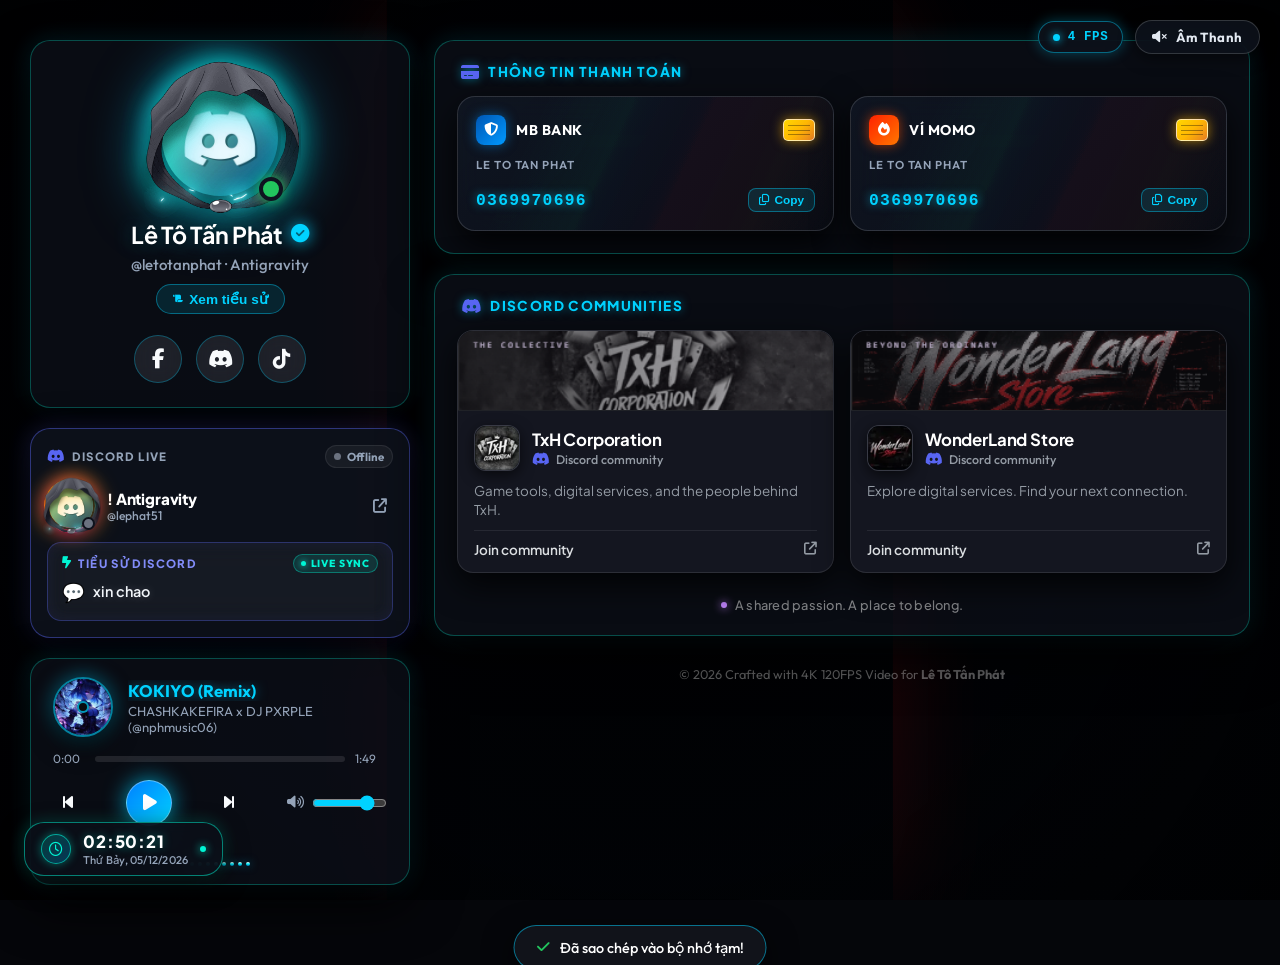
<file: index.html>
<!DOCTYPE html>
<html lang="vi">

<head>
  <meta charset="UTF-8">
  <meta name="viewport" content="width=device-width, initial-scale=1.0">
  <title>Lê Tô Tấn Phát - The Amazing Spider-Man 120FPS Profile</title>
  <link rel="preconnect" href="https://fonts.googleapis.com">
  <link rel="preconnect" href="https://fonts.gstatic.com" crossorigin>
  <link
    href="https://fonts.googleapis.com/css2?family=Cinzel:wght@600;700;800;900&family=Outfit:wght@300;400;500;600;700;800&family=Plus+Jakarta+Sans:wght@400;500;600;700&display=swap"
    rel="stylesheet">
  <link rel="stylesheet" href="https://cdnjs.cloudflare.com/ajax/libs/font-awesome/6.5.1/css/all.min.css">
  <link rel="stylesheet" href="style.css?v=5.0">
  <style>
    /* ========================================================
       DISCORD COMMUNITIES - ULTRA MODERN DISCORD CARDS
       ======================================================== */
    .discord-servers-section {
      display: flex !important;
      flex-direction: column !important;
      gap: 16px !important;
    }

    .community-cards-list {
      display: grid !important;
      grid-template-columns: repeat(2, 1fr) !important;
      gap: 16px !important;
      width: 100% !important;
    }

    .discord-community-card {
      display: flex !important;
      flex-direction: column !important;
      background: #14161f !important;
      background: linear-gradient(180deg, #181b26 0%, #12141c 100%) !important;
      border: 1px solid rgba(255, 255, 255, 0.1) !important;
      border-radius: 16px !important;
      overflow: hidden !important;
      text-decoration: none !important;
      color: #ffffff !important;
      position: relative !important;
      box-shadow: 0 10px 30px rgba(0, 0, 0, 0.75), 0 0 1px rgba(255, 255, 255, 0.2) inset !important;
      transition: all 0.25s cubic-bezier(0.16, 1, 0.3, 1) !important;
      transform-style: preserve-3d !important;
      cursor: pointer !important;
    }

    .discord-community-card:hover {
      border-color: rgba(88, 101, 242, 0.7) !important;
      box-shadow: 0 18px 45px rgba(0, 0, 0, 0.9), 0 0 25px rgba(88, 101, 242, 0.4) !important;
      transform: translateY(-4px) scale(1.015) !important;
    }

    .community-banner {
      position: relative !important;
      width: 100% !important;
      height: 80px !important;
      aspect-ratio: 314 / 76 !important;
      overflow: hidden !important;
      background: #0d0f15 !important;
      border-bottom: 1px solid rgba(255, 255, 255, 0.08) !important;
    }

    .community-banner::after {
      display: none !important;
    }

    .community-banner-img {
      width: 100% !important;
      height: 100% !important;
      object-fit: cover !important;
      object-position: center !important;
      display: block !important;
      transition: transform 0.45s cubic-bezier(0.16, 1, 0.3, 1) !important;
    }

    .discord-community-card:hover .community-banner-img {
      transform: scale(1.08) !important;
    }

    .community-badge-tag {
      position: absolute !important;
      top: 10px !important;
      left: 12px !important;
      z-index: 2 !important;
      font-family: 'Cinzel', 'Plus Jakarta Sans', monospace, sans-serif !important;
      font-size: 0.62rem !important;
      font-weight: 800 !important;
      letter-spacing: 0.14em !important;
      text-transform: uppercase !important;
      color: rgba(255, 255, 255, 0.88) !important;
      background: rgba(8, 10, 16, 0.65) !important;
      backdrop-filter: blur(8px) !important;
      -webkit-backdrop-filter: blur(8px) !important;
      padding: 3px 8px !important;
      border-radius: 6px !important;
      border: 1px solid rgba(255, 255, 255, 0.12) !important;
      text-shadow: 0 1px 4px rgba(0, 0, 0, 0.9) !important;
    }

    .community-body {
      padding: 14px 16px 14px !important;
      display: flex !important;
      flex-direction: column !important;
      gap: 10px !important;
      flex: 1 !important;
      text-decoration: none !important;
    }

    .community-profile {
      display: flex !important;
      align-items: center !important;
      gap: 12px !important;
    }

    .community-avatar-box {
      width: 46px !important;
      height: 46px !important;
      min-width: 46px !important;
      border-radius: 12px !important;
      overflow: hidden !important;
      background: #151824 !important;
      border: 1.5px solid rgba(255, 255, 255, 0.15) !important;
      box-shadow: 0 4px 14px rgba(0, 0, 0, 0.6) !important;
    }

    .community-avatar-img {
      width: 100% !important;
      height: 100% !important;
      object-fit: cover !important;
      display: block !important;
    }

    .community-info {
      display: flex !important;
      flex-direction: column !important;
      gap: 2px !important;
      min-width: 0 !important;
    }

    .community-title {
      font-family: 'Plus Jakarta Sans', sans-serif !important;
      font-size: 1.05rem !important;
      font-weight: 700 !important;
      color: #ffffff !important;
      margin: 0 !important;
      line-height: 1.25 !important;
      letter-spacing: -0.01em !important;
      text-decoration: none !important;
    }

    .community-sub {
      display: flex !important;
      align-items: center !important;
      gap: 6px !important;
      font-size: 0.78rem !important;
      color: #949ba4 !important;
      font-weight: 500 !important;
      text-decoration: none !important;
    }

    .community-sub i {
      color: #5865f2 !important;
      font-size: 0.88rem !important;
    }

    .community-description {
      font-family: 'Plus Jakarta Sans', sans-serif !important;
      font-size: 0.84rem !important;
      color: #949ba4 !important;
      line-height: 1.45 !important;
      margin: 0 !important;
      text-decoration: none !important;
    }

    .community-action-row {
      display: flex !important;
      align-items: center !important;
      justify-content: space-between !important;
      border-top: 1px solid rgba(255, 255, 255, 0.08) !important;
      padding-top: 10px !important;
      margin-top: auto !important;
      text-decoration: none !important;
    }

    .community-action-label {
      font-family: 'Plus Jakarta Sans', sans-serif !important;
      font-size: 0.84rem !important;
      font-weight: 600 !important;
      color: #dbdee1 !important;
      transition: color 0.2s ease !important;
      text-decoration: none !important;
    }

    .community-arrow {
      font-size: 0.8rem !important;
      color: #949ba4 !important;
      transition: transform 0.2s ease, color 0.2s ease !important;
    }

    .discord-community-card:hover .community-action-label {
      color: #ffffff !important;
    }

    .discord-community-card:hover .community-arrow {
      color: #00d2ff !important;
      transform: translate(2px, -2px) !important;
    }

    .community-quote-footer {
      display: flex !important;
      align-items: center !important;
      justify-content: center !important;
      gap: 8px !important;
      padding-top: 8px !important;
    }

    .community-quote-bullet {
      width: 6px !important;
      height: 6px !important;
      border-radius: 50% !important;
      background: #c084fc !important;
      box-shadow: 0 0 8px #c084fc !important;
    }

    .community-quote-text {
      font-family: 'Plus Jakarta Sans', monospace, sans-serif !important;
      font-size: 0.8rem !important;
      font-weight: 500 !important;
      color: rgba(255, 255, 255, 0.5) !important;
      letter-spacing: 0.02em !important;
    }

    /* Video Frame Adaptive Engine */
    .vertical-video-frame {
      position: absolute !important;
      top: 0 !important;
      left: 50% !important;
      transform: translateX(-50%) translateZ(0) !important;
      height: 100% !important;
      width: auto !important;
      aspect-ratio: 9 / 16 !important;
      max-width: 100vw !important;
      z-index: 2 !important;
      display: flex !important;
      justify-content: center !important;
      align-items: center !important;
      box-shadow: 0 0 100px rgba(255, 30, 30, 0.25) !important;
    }

    .dragon-video-bg {
      width: 100% !important;
      height: 100% !important;
      object-fit: cover !important;
      object-position: center !important;
      filter: brightness(1.04) contrast(1.18) saturate(1.15) !important;
      transform: translate3d(0, 0, 0) !important;
      backface-visibility: hidden !important;
      -webkit-backface-visibility: hidden !important;
      image-rendering: -webkit-optimize-contrast !important;
      image-rendering: high-quality !important;
    }

    @media (max-width: 768px) {
      .vertical-video-frame {
        width: 100vw !important;
        width: 100dvw !important;
        height: 100vh !important;
        height: 100dvh !important;
        aspect-ratio: auto !important;
        left: 0 !important;
        transform: none !important;
        box-shadow: none !important;
      }

      .community-cards-list {
        grid-template-columns: 1fr !important;
        gap: 14px !important;
      }
    }
  </style>
</head>

<body id="body-root">
  <!-- Red Eyes Shadow 3D Live Wallpaper 4K 120FPS -->
  <div class="video-background-wrapper">
    <!-- Ambient background mờ phủ toàn màn hình -->
    <video class="dragon-video-ambient" autoplay loop muted playsinline preload="auto">
      <source src="dragon-bg.mp4?v=red_eyes_3d" type="video/mp4">
    </video>
    <!-- Khung Video sắc nét ở giữa -->
    <div class="vertical-video-frame">
      <video class="dragon-video-bg" id="dragon-video" autoplay loop muted playsinline preload="auto">
        <source src="dragon-bg.mp4?v=red_eyes_3d" type="video/mp4">
      </video>
      <div class="vertical-frame-border"></div>
    </div>
    <div class="video-overlay"></div>
    <div class="vignette-overlay"></div>
  </div>

  <!-- Ultra 4K 120FPS 3D Cyber Particles & Floating Depth Field -->
  <canvas id="canvas-3d-particles" class="canvas-3d-particles"></canvas>

  <!-- Audio Element for TikTok Soundtrack (KOKIYO Remix) -->
  <audio id="real-audio" src="song-kokiyo.mp3" preload="auto" loop playsinline></audio>

  <!-- Quick Action Controls -->
  <div class="quick-controls">
    <div class="fps-badge" id="fps-badge" title="Tần số khung hình">
      <span class="fps-dot"></span>
      <span id="fps-text">120 FPS</span>
    </div>
    <button id="toggle-video-sound" class="dragon-action-btn" title="Bật / Tắt Tiếng Video">
      <i class="fa-solid fa-volume-xmark" id="sound-btn-icon"></i>
      <span id="sound-btn-text">Âm Thanh</span>
    </button>
  </div>

    <!-- Main Profile Card Container (Widescreen Horizontal Layout) -->
  <main class="container" id="main-container">
    <div class="widescreen-layout">
      <!-- Cột Trái (Sidebar): Thông Tin Cá Nhân & Trình Phát Nhạc -->
      <aside class="widescreen-sidebar">
        <!-- Thông Tin Cá Nhân -->
        <section class="glass-card profile-info-card" data-tilt="3d">
          <div class="card-3d-glare"></div>
          <header class="profile-header">
            <div class="avatar-wrapper">
              <div class="avatar-glow"></div>
              <div class="avatar-crop-box">
                <img src="avatar.png" alt="Avatar" class="avatar-img" id="avatar">
              </div>
              <img src="decoration-hood.png" alt="Discord Avatar Decoration" class="main-avatar-decoration" id="main-avatar-decoration">
              <span class="status-indicator online" title="Online"></span>
            </div>

            <div class="profile-details">
              <div class="name-row">
                <h1 class="user-name">Lê Tô Tấn Phát</h1>
                <span class="verified-badge" title="Đã xác minh">
                  <i class="fa-solid fa-circle-check"></i>
                </span>
              </div>
              <p class="user-handle">@letotanphat · Antigravity</p>
              <button class="bio-toggle-btn" id="open-bio-btn">
                <i class="fa-solid fa-scroll fa-2xs"></i> Xem tiểu sử
              </button>
            </div>

            <!-- Social Links (Facebook, Discord, TikTok) -->
            <nav class="social-links" aria-label="Mạng xã hội">
              <a href="https://www.facebook.com/tophat29052009?locale=vi_VN" target="_blank" rel="noopener"
                class="social-icon fb" title="Facebook">
                <i class="fa-brands fa-facebook-f"></i>
              </a>
              <a href="https://discord.com/users/1513183925793722505" target="_blank" rel="noopener"
                class="social-icon discord" title="Discord">
                <i class="fa-brands fa-discord"></i>
              </a>
              <a href="https://www.tiktok.com/@lephat209" target="_blank" rel="noopener" class="social-icon tiktok"
                title="TikTok">
                <i class="fa-brands fa-tiktok"></i>
              </a>
            </nav>
          </header>
        </section>

        <!-- Live Discord Lanyard Profile Card (Đồng bộ thời gian thực) -->
        <aside class="glass-card discord-lanyard-widget" id="discord-lanyard-widget" aria-label="Discord Live Profile" data-tilt="3d">
          <div class="card-3d-glare"></div>
          <div class="lanyard-top-bar">
            <div class="lanyard-brand">
              <i class="fa-brands fa-discord"></i>
              <span>DISCORD LIVE</span>
            </div>
            <div class="lanyard-status-pill" id="discord-status-pill">
              <span class="lanyard-status-dot offline" id="discord-status-dot"></span>
              <span class="lanyard-status-name" id="discord-status-name">Offline</span>
            </div>
          </div>

          <div class="lanyard-user-row">
            <div class="lanyard-avatar-container">
              <div class="lanyard-avatar-ring"></div>
              <img src="avatar.png" alt="Discord Avatar" class="lanyard-avatar-img" id="discord-avatar-img">
              <img src="decoration-hood.png" alt="Grim Reaper Hood Decoration" class="lanyard-avatar-decoration" id="discord-avatar-decoration">
              <span class="lanyard-status-badge offline" id="discord-status-badge"></span>
            </div>
            <div class="lanyard-user-info">
              <div class="lanyard-name-row">
                <span class="lanyard-display-name" id="discord-display-name">! Antigravity</span>
              </div>
              <span class="lanyard-username" id="discord-username">@lephat51</span>
            </div>
            <a href="https://discord.com/users/1513183925793722505" target="_blank" rel="noopener" class="lanyard-external-btn" title="Mở Discord cá nhân">
              <i class="fa-solid fa-arrow-up-right-from-square"></i>
            </a>
          </div>

          <!-- Live Discord Bio / Status (Tu dong cap nhat thoi gian thuc tu Discord) -->
          <div class="lanyard-live-bio-box" id="lanyard-live-bio-box">
            <div class="live-bio-header">
              <div class="live-bio-title">
                <i class="fa-solid fa-bolt-lightning"></i>
                <span>TIỂU SỬ DISCORD</span>
              </div>
              <span class="live-sync-indicator" title="Tự động đồng bộ thời gian thực">
                <span class="sync-dot"></span>
                <span>LIVE SYNC</span>
              </span>
            </div>
            <div class="live-bio-content" id="discord-live-bio-content">
              <span class="live-bio-emoji" id="discord-bio-emoji">💬</span>
              <p class="live-bio-text" id="discord-bio-text">xin chao</p>
            </div>
          </div>
        </aside>

        <!-- Music Player Card -->
        <section class="glass-card music-player" id="music-player" data-tilt="3d">
          <div class="card-3d-glare"></div>
          <div class="song-info-group">
            <div class="cover-art-wrapper">
              <img src="song-kokiyo-cover.jpg" alt="Cover" class="cover-art" id="track-cover">
              <div class="disc-hole"></div>
            </div>
            <div class="song-text">
              <h2 class="song-title" id="track-title">KOKIYO (Remix)</h2>
              <p class="song-artist" id="track-artist">CHASHKAKEFIRA x DJ PXRPLE (@nphmusic06)</p>
            </div>
          </div>

          <!-- Audio Progress -->
          <div class="player-progress-area">
            <span class="time" id="current-time">0:00</span>
            <div class="progress-bar-container" id="progress-container">
              <div class="progress-bar" id="progress-bar">
                <span class="progress-thumb"></span>
              </div>
            </div>
            <span class="time" id="duration-time">1:49</span>
          </div>

          <!-- Controls & Volume -->
          <div class="player-controls">
            <button class="ctrl-btn" id="prev-btn" title="Bài trước">
              <i class="fa-solid fa-backward-step"></i>
            </button>
            <button class="ctrl-btn play-btn" id="play-btn" title="Phát / Dừng Nhạc">
              <i class="fa-solid fa-play" id="play-icon"></i>
            </button>
            <button class="ctrl-btn" id="next-btn" title="Bài tiếp">
              <i class="fa-solid fa-forward-step"></i>
            </button>

            <div class="volume-container">
              <i class="fa-solid fa-volume-high" id="volume-icon"></i>
              <input type="range" id="volume-slider" min="0" max="1" step="0.05" value="0.8">
            </div>
          </div>

          <!-- Visualizer Bars -->
          <div class="visualizer" id="visualizer">
            <span class="bar"></span>
            <span class="bar"></span>
            <span class="bar"></span>
            <span class="bar"></span>
            <span class="bar"></span>
            <span class="bar"></span>
            <span class="bar"></span>
            <span class="bar"></span>
          </div>
        </section>
      </aside>

      <!-- Cột Phải (Main Content): Banking & Discord Communities -->
      <section class="widescreen-main">
        <!-- Payment & Banking Cards -->
        <div class="glass-card section-wrapper-card banking-section-card" data-tilt="3d">
          <div class="card-3d-glare"></div>
          <div class="section-title-row">
            <i class="fa-solid fa-credit-card"></i>
            <span>THÔNG TIN THANH TOÁN</span>
          </div>
          <div class="banking-grid">
            <!-- MB Bank -->
            <div class="glass-card bank-card mb-bank" data-tilt="3d" data-tilt-max="14">
              <div class="card-3d-glare"></div>
              <div class="bank-card-shine"></div>
              <div class="bank-top">
                <div class="bank-icon-badge mb-badge">
                  <i class="fa-solid fa-shield-halved"></i>
                </div>
                <span class="bank-name">MB BANK</span>
                <div class="bank-chip">
                  <span></span><span></span><span></span>
                </div>
              </div>
              <div class="bank-holder">LE TO TAN PHAT</div>
              <div class="bank-number-row">
                <span class="account-number" data-copy="0369970696">0369970696</span>
                <button class="copy-btn" data-copy="0369970696">
                  <i class="fa-regular fa-copy"></i>
                  <span>Copy</span>
                </button>
              </div>
            </div>

            <!-- Momo -->
            <div class="glass-card bank-card momo" data-tilt="3d" data-tilt-max="14">
              <div class="card-3d-glare"></div>
              <div class="bank-card-shine"></div>
              <div class="bank-top">
                <div class="bank-icon-badge momo-badge">
                  <i class="fa-solid fa-fire"></i>
                </div>
                <span class="bank-name">VÍ MOMO</span>
                <div class="bank-chip">
                  <span></span><span></span><span></span>
                </div>
              </div>
              <div class="bank-holder">LE TO TAN PHAT</div>
              <div class="bank-number-row">
                <span class="account-number" data-copy="0369970696">0369970696</span>
                <button class="copy-btn" data-copy="0369970696">
                  <i class="fa-regular fa-copy"></i>
                  <span>Copy</span>
                </button>
              </div>
            </div>
          </div>
        </div>

        <!-- Discord Communities Section (3 server hàng ngang sắc nét) -->
        <section class="glass-card section-wrapper-card discord-servers-section" id="discord-servers-section">
          <div class="card-3d-glare"></div>
          <div class="section-title-row">
            <i class="fa-brands fa-discord"></i>
            <span>DISCORD COMMUNITIES</span>
          </div>

          <div class="community-cards-list" style="display:grid; grid-template-columns:repeat(auto-fit, minmax(280px, 1fr)); gap:16px; width:100%;">
            <!-- Server 1: TxH Corporation -->
            <a href="https://discord.gg/" target="_blank" rel="noopener" class="discord-community-card" data-tilt="3d" data-tilt-max="10" style="text-decoration:none !important; color:#ffffff !important; display:flex !important; flex-direction:column !important; background:#141620 !important; border:1px solid rgba(255,255,255,0.1) !important; border-radius:16px !important; overflow:hidden !important; box-shadow:0 12px 32px rgba(0,0,0,0.8) !important;">
              <div class="card-3d-glare"></div>
              <div class="community-banner" style="position:relative; width:100%; height:80px; aspect-ratio:314/76; overflow:hidden; background:#0d0f15;">
                <img src="banner-txh.png" alt="TxH Corporation Banner" class="community-banner-img" style="width:100%; height:100%; object-fit:cover; display:block;">
              </div>
              <div class="community-body" style="padding:14px 16px 14px; display:flex; flex-direction:column; gap:10px; flex:1; text-decoration:none;">
                <div class="community-profile" style="display:flex; align-items:center; gap:12px;">
                  <div class="community-avatar-box" style="width:46px; height:46px; min-width:46px; border-radius:12px; overflow:hidden; border:1.5px solid rgba(255,255,255,0.15); background:#151824;">
                    <img src="icon-txh-sharp.png" alt="TxH Corporation" class="community-avatar-img" style="width:100%; height:100%; object-fit:cover; display:block;">
                  </div>
                  <div class="community-info" style="display:flex; flex-direction:column; gap:2px; min-width:0;">
                    <h3 class="community-title" style="margin:0; font-size:1.05rem; font-weight:700; color:#ffffff; text-decoration:none; line-height:1.25;">TxH Corporation</h3>
                    <div class="community-sub" style="display:flex; align-items:center; gap:6px; font-size:0.78rem; color:#949ba4; text-decoration:none;">
                      <i class="fa-brands fa-discord" style="color:#5865f2; font-size:0.88rem;"></i>
                      <span>Discord community</span>
                    </div>
                  </div>
                </div>
                <p class="community-description" style="margin:0; font-size:0.84rem; color:#949ba4; line-height:1.45; text-decoration:none;">Game tools, digital services, and the people behind TxH.</p>
                <div class="community-action-row" style="display:flex; align-items:center; justify-content:space-between; border-top:1px solid rgba(255,255,255,0.08); padding-top:10px; margin-top:auto; text-decoration:none;">
                  <span class="community-action-label" style="font-size:0.84rem; font-weight:600; color:#dbdee1; text-decoration:none;">Join community</span>
                  <i class="fa-solid fa-arrow-up-right-from-square community-arrow" style="font-size:0.8rem; color:#949ba4;"></i>
                </div>
              </div>
            </a>

            <!-- Server 2: WonderLand Store -->
            <a href="https://discord.gg/RcCabQNnr" target="_blank" rel="noopener" class="discord-community-card" data-tilt="3d" data-tilt-max="10" style="text-decoration:none !important; color:#ffffff !important; display:flex !important; flex-direction:column !important; background:#141620 !important; border:1px solid rgba(255,255,255,0.1) !important; border-radius:16px !important; overflow:hidden !important; box-shadow:0 12px 32px rgba(0,0,0,0.8) !important;">
              <div class="card-3d-glare"></div>
              <div class="community-banner" style="position:relative; width:100%; height:80px; aspect-ratio:314/76; overflow:hidden; background:#0d0f15;">
                <img src="banner-wonderland.png" alt="WonderLand Store Banner" class="community-banner-img" style="width:100%; height:100%; object-fit:cover; display:block;">
              </div>
              <div class="community-body" style="padding:14px 16px 14px; display:flex; flex-direction:column; gap:10px; flex:1; text-decoration:none;">
                <div class="community-profile" style="display:flex; align-items:center; gap:12px;">
                  <div class="community-avatar-box" style="width:46px; height:46px; min-width:46px; border-radius:12px; overflow:hidden; border:1.5px solid rgba(255,255,255,0.15); background:#151824;">
                    <img src="icon-wonderland-sharp.png" alt="WonderLand Store" class="community-avatar-img" style="width:100%; height:100%; object-fit:cover; display:block;">
                  </div>
                  <div class="community-info" style="display:flex; flex-direction:column; gap:2px; min-width:0;">
                    <h3 class="community-title" style="margin:0; font-size:1.05rem; font-weight:700; color:#ffffff; text-decoration:none; line-height:1.25;">WonderLand Store</h3>
                    <div class="community-sub" style="display:flex; align-items:center; gap:6px; font-size:0.78rem; color:#949ba4; text-decoration:none;">
                      <i class="fa-brands fa-discord" style="color:#5865f2; font-size:0.88rem;"></i>
                      <span>Discord community</span>
                    </div>
                  </div>
                </div>
                <p class="community-description" style="margin:0; font-size:0.84rem; color:#949ba4; line-height:1.45; text-decoration:none;">Explore digital services. Find your next connection.</p>
                <div class="community-action-row" style="display:flex; align-items:center; justify-content:space-between; border-top:1px solid rgba(255,255,255,0.08); padding-top:10px; margin-top:auto; text-decoration:none;">
                  <span class="community-action-label" style="font-size:0.84rem; font-weight:600; color:#dbdee1; text-decoration:none;">Join community</span>
                  <i class="fa-solid fa-arrow-up-right-from-square community-arrow" style="font-size:0.8rem; color:#949ba4;"></i>
                </div>
              </div>
            </a>
          </div>

          <!-- Trích dẫn triết lý cộng đồng như trong ảnh -->
          <div class="community-quote-footer" style="display:flex; align-items:center; justify-content:center; gap:8px; padding-top:10px;">
            <span class="community-quote-bullet" style="width:6px; height:6px; border-radius:50%; background:#c084fc; box-shadow:0 0 8px #c084fc;"></span>
            <span class="community-quote-text" style="font-family:'Plus Jakarta Sans', monospace, sans-serif; font-size:0.8rem; font-weight:500; color:rgba(255,255,255,0.55); letter-spacing:0.02em;">A shared passion. A place to belong.</span>
          </div>
        </section>

        <!-- Footer Copyright -->
        <footer class="footer">
          <p>© 2026 Crafted with 4K 120FPS Video for <b>Lê Tô Tấn Phát</b></p>
        </footer>
      </section>
    </div>
  </main>

  <!-- Modal Bio -->
  <div class="modal-backdrop" id="bio-modal">
    <div class="modal-card">
      <button class="close-modal-btn" id="close-bio-btn">&times;</button>
      <div class="modal-body" id="modal-bio-content">
        <p class="bio-statement">Soi gì vậy mấy con dog</p>
      </div>
    </div>
  </div>

  <!-- Toast Notification -->
  <div class="toast" id="toast">
    <i class="fa-solid fa-check"></i>
    <span>Đã sao chép vào bộ nhớ tạm!</span>
  </div>

  <!-- Live Real-Time Clock Badge (Góc dưới bên trái) -->
  <div class="live-clock-badge" id="live-clock-badge" title="Thời gian thực">
    <div class="clock-icon">
      <i class="fa-regular fa-clock"></i>
    </div>
    <div class="clock-info">
      <span class="clock-time" id="clock-time">00:00:00</span>
      <span class="clock-date" id="clock-date">Đang cập nhật...</span>
    </div>
    <span class="clock-dot"></span>
  </div>

  <script src="script.js?v=3.0"></script>
</body>

</html>
</file>
<file: style.css>
:root {
  --bg-dark: #05060a;
  --card-bg: rgba(12, 16, 26, 0.76);
  --card-border: rgba(0, 245, 212, 0.28);
  --card-border-hover: rgba(0, 210, 255, 0.85);
  --fire-orange: #ff7700;
  --fire-gold: #ffbe0b;
  --accent-cyan: #00d2ff;
  --accent-mint: #00f5d4;
  --text-main: #f8fafc;
  --text-muted: #94a3b8;
  --glass-shadow: 0 20px 50px rgba(0, 0, 0, 0.9), 0 0 25px rgba(0, 210, 255, 0.15);
}

* {
  margin: 0;
  padding: 0;
  box-sizing: border-box;
  -webkit-font-smoothing: antialiased;
  -moz-osx-font-smoothing: grayscale;
}

/* Zero-delay instant tap and active feedback */
a, button, .join-btn, .social-icon, .copy-btn, .bio-toggle-btn, .ctrl-btn, .server-card, .dragon-action-btn {
  touch-action: manipulation;
  -webkit-tap-highlight-color: transparent;
  user-select: none;
}

.social-icon:active,
.join-btn:active,
.copy-btn:active,
.bio-toggle-btn:active,
.server-card:active,
.dragon-action-btn:active,
.ctrl-btn:active {
  transform: scale(0.93) !important;
  transition: transform 0.05s ease-out !important;
}

html {
  overflow-x: hidden;
  scroll-behavior: smooth;
  width: 100%;
}

body {
  font-family: 'Outfit', 'Plus Jakarta Sans', sans-serif;
  background-color: var(--bg-dark);
  color: var(--text-main);
  min-height: 100vh;
  min-height: 100dvh;
  display: flex;
  justify-content: center;
  align-items: flex-start;
  overflow-x: hidden;
  position: relative;
  padding: 40px 20px 80px;
  text-rendering: optimizeLegibility;
  -webkit-font-smoothing: antialiased;
  -moz-osx-font-smoothing: grayscale;
}

img, video {
  image-rendering: -webkit-optimize-contrast;
  image-rendering: high-quality;
  -webkit-backface-visibility: hidden;
  backface-visibility: hidden;
}

/* ========================================================
   ULTRA 4K 120FPS 3D CYBER PARTICLES CANVAS
   ======================================================== */
.canvas-3d-particles {
  position: fixed;
  top: 0;
  left: 0;
  width: 100vw;
  height: 100vh;
  z-index: 4;
  pointer-events: none;
  opacity: 0.9;
}

/* ========================================================
   ULTRA SMOOTH 4K HARDWARE-ACCELERATED VIDEO ENGINE
   (PIXEL-PERFECT ADAPTIVE FOR PC & MOBILE)
   ======================================================== */
.video-background-wrapper {
  position: fixed;
  top: 0;
  left: 0;
  width: 100vw;
  width: 100dvw;
  height: 100vh;
  height: 100dvh;
  overflow: hidden;
  z-index: 1;
  pointer-events: none;
  background: #000000;
  transform: translate3d(0, 0, 0);
  will-change: transform;
}

/* Ambient video layer: Phủ toàn bộ màn hình ngang PC & tablet để lấp đầy ánh sáng neon 2 bên cánh */
.dragon-video-ambient {
  position: absolute;
  top: 0;
  left: 0;
  width: 100%;
  height: 100%;
  object-fit: cover;
  object-position: center;
  filter: blur(40px) brightness(0.35) saturate(1.35);
  transform: scale(1.08) translateZ(0);
  will-change: transform;
  z-index: 1;
}

/* Khung video trung tâm: Thích ứng tỉ lệ hoàn hảo không bị vỡ/lệch trên PC */
.vertical-video-frame {
  position: absolute;
  top: 0;
  left: 50%;
  transform: translateX(-50%) translateZ(0);
  height: 100%;
  width: auto;
  aspect-ratio: 9 / 16;
  max-width: 100vw;
  z-index: 2;
  display: flex;
  justify-content: center;
  align-items: center;
  box-shadow: 0 0 100px rgba(255, 30, 30, 0.25);
}

.dragon-video-bg {
  width: 100%;
  height: 100%;
  object-fit: cover;
  object-position: center;
  filter: brightness(1.04) contrast(1.18) saturate(1.15);
  transform: translate3d(0, 0, 0);
  will-change: transform;
  backface-visibility: hidden;
  -webkit-backface-visibility: hidden;
  image-rendering: -webkit-optimize-contrast;
  image-rendering: high-quality;
}

.video-overlay {
  position: absolute;
  inset: 0;
  background: radial-gradient(circle at 50% 35%, rgba(0, 0, 0, 0.12) 0%, rgba(2, 6, 14, 0.6) 100%);
  z-index: 3;
}

.vignette-overlay {
  position: absolute;
  inset: 0;
  background: radial-gradient(circle at 50% 50%, transparent 50%, rgba(0, 0, 0, 0.75) 100%);
  z-index: 3;
}

/* Quick Controls on top right */
.quick-controls {
  position: fixed;
  top: 20px;
  right: 20px;
  z-index: 30;
  display: flex;
  align-items: center;
  gap: 12px;
}

.fps-badge {
  background: rgba(14, 18, 28, 0.85);
  border: 1px solid rgba(0, 210, 255, 0.45);
  color: #00d2ff;
  font-size: 0.78rem;
  font-weight: 700;
  font-family: monospace;
  padding: 8px 14px;
  border-radius: 20px;
  backdrop-filter: blur(12px);
  display: flex;
  align-items: center;
  gap: 8px;
  box-shadow: 0 0 14px rgba(0, 210, 255, 0.3);
  letter-spacing: 0.05em;
  user-select: none;
}

.fps-dot {
  width: 7px;
  height: 7px;
  border-radius: 50%;
  background-color: #00d2ff;
  box-shadow: 0 0 8px #00d2ff;
  animation: pulseFpsDot 1.2s infinite alternate;
}

@keyframes pulseFpsDot {
  0% { transform: scale(0.85); opacity: 0.7; }
  100% { transform: scale(1.2); opacity: 1; }
}

.dragon-action-btn {
  background: rgba(14, 18, 28, 0.85);
  border: 1px solid rgba(255, 255, 255, 0.16);
  color: #e2e8f0;
  padding: 8px 16px;
  border-radius: 20px;
  font-family: 'Outfit', 'Plus Jakarta Sans', sans-serif;
  font-weight: 700;
  font-size: 0.82rem;
  letter-spacing: 0.04em;
  cursor: pointer;
  display: inline-flex;
  align-items: center;
  gap: 8px;
  backdrop-filter: blur(12px);
  -webkit-backdrop-filter: blur(12px);
  box-shadow: 0 4px 16px rgba(0, 0, 0, 0.5);
  transition: all 0.25s cubic-bezier(0.16, 1, 0.3, 1);
  outline: none !important;
  -webkit-tap-highlight-color: transparent !important;
}

.dragon-action-btn:hover {
  border-color: rgba(0, 210, 255, 0.5);
  color: #00d2ff;
  transform: translateY(-2px);
  box-shadow: 0 6px 20px rgba(0, 210, 255, 0.35);
}

.dragon-action-btn:active {
  transform: scale(0.96);
}

.dragon-action-btn.active {
  background: linear-gradient(135deg, #0080ff, #00d2ff);
  border-color: rgba(255, 255, 255, 0.5);
  color: #ffffff;
  box-shadow: 0 0 24px rgba(0, 210, 255, 0.7);
}

/* Main Profile Container (Widescreen Horizontal Layout) */
.container {
  position: relative;
  z-index: 10;
  width: 100%;
  max-width: 1220px;
  margin: 0 auto;
  padding: 0;
  animation: fadeInDown 0.8s cubic-bezier(0.16, 1, 0.3, 1) forwards;
  transform-style: preserve-3d;
}

.widescreen-layout {
  display: grid;
  grid-template-columns: 380px 1fr;
  gap: 24px;
  align-items: start;
  width: 100%;
  transform-style: preserve-3d;
}

.widescreen-sidebar,
.widescreen-main {
  display: flex;
  flex-direction: column;
  gap: 20px;
  transform-style: preserve-3d;
}

.profile-info-card {
  padding: 30px 22px 24px;
  display: flex;
  flex-direction: column;
  align-items: center;
}

.section-wrapper-card {
  padding: 22px;
  display: flex;
  flex-direction: column;
  gap: 16px;
}

/* Glass Card with True 3D Depth & Holographic Sheen */
.glass-card {
  background: var(--card-bg);
  backdrop-filter: blur(24px) saturate(180%) brightness(105%);
  -webkit-backdrop-filter: blur(24px) saturate(180%) brightness(105%);
  border: 1px solid var(--card-border);
  border-radius: 20px;
  box-shadow: var(--glass-shadow);
  transition: border-color 0.25s ease, box-shadow 0.25s ease;
  position: relative;
  overflow: hidden;
  transform-style: preserve-3d;
  will-change: transform;
}

.glass-card:hover {
  border-color: var(--card-border-hover);
  box-shadow: 0 24px 60px rgba(0, 0, 0, 0.95), 0 0 35px rgba(0, 210, 255, 0.45);
}

/* 3D Specular Light Glare Layer (Tracks Cursor In Real-Time) */
.card-3d-glare {
  position: absolute;
  inset: 0;
  border-radius: inherit;
  pointer-events: none !important;
  z-index: 1;
  opacity: 0;
  background: radial-gradient(circle at 50% 50%, rgba(255, 255, 255, 0.35) 0%, rgba(0, 245, 212, 0.15) 30%, transparent 65%);
  mix-blend-mode: overlay;
  transition: opacity 0.3s cubic-bezier(0.16, 1, 0.3, 1);
}

/* Profile Header */
.profile-header {
  position: relative;
  z-index: 10;
  display: flex;
  flex-direction: column;
  align-items: center;
  text-align: center;
  gap: 15px;
}

/* Avatar Frame with Dynamic Multi-layered Surrounding Aura */
.avatar-wrapper {
  position: relative;
  width: 134px;
  height: 134px;
  display: flex;
  justify-content: center;
  align-items: center;
  cursor: pointer;
  transition: transform 0.35s cubic-bezier(0.34, 1.56, 0.64, 1);
  transform: translateZ(48px);
  transform-style: preserve-3d;
}

.avatar-wrapper:hover {
  transform: translateZ(60px) scale(1.1);
}

/* Concentric expanding ripple shockwaves */
.avatar-pulse-wave {
  position: absolute;
  inset: -10px;
  border-radius: 50%;
  border: 2px solid rgba(0, 245, 212, 0.5);
  animation: avatarRipple 2.4s cubic-bezier(0.2, 0.8, 0.2, 1) infinite;
  pointer-events: none;
  z-index: 0;
}

@keyframes avatarRipple {
  0% {
    transform: scale(0.92);
    opacity: 0.9;
    border-color: rgba(0, 245, 212, 0.8);
    box-shadow: 0 0 12px rgba(0, 245, 212, 0.6);
  }
  50% {
    border-color: rgba(0, 187, 249, 0.6);
    box-shadow: 0 0 22px rgba(0, 187, 249, 0.5);
  }
  100% {
    transform: scale(1.4);
    opacity: 0;
    border-color: rgba(0, 245, 212, 0);
    box-shadow: 0 0 32px rgba(0, 245, 212, 0);
  }
}

/* 3D Orbital Gyroscope Sci-Fi Rings */
.avatar-gyro-ring {
  position: absolute;
  inset: -14px;
  border-radius: 50%;
  border: 1.5px dashed rgba(0, 245, 212, 0.85);
  box-shadow: 0 0 14px rgba(0, 245, 212, 0.7);
  pointer-events: none;
  animation: gyroSpin1 7s linear infinite;
  transform-style: preserve-3d;
  z-index: 0;
}

.avatar-gyro-ring-2 {
  position: absolute;
  inset: -22px;
  border-radius: 50%;
  border: 1.2px dotted rgba(255, 119, 0, 0.75);
  box-shadow: 0 0 12px rgba(255, 119, 0, 0.55);
  pointer-events: none;
  animation: gyroSpin2 10s linear infinite;
  transform-style: preserve-3d;
  z-index: 0;
}

@keyframes gyroSpin1 {
  0% { transform: rotateX(65deg) rotateY(20deg) rotateZ(0deg); }
  100% { transform: rotateX(65deg) rotateY(20deg) rotateZ(360deg); }
}

@keyframes gyroSpin2 {
  0% { transform: rotateX(-55deg) rotateY(45deg) rotateZ(360deg); }
  100% { transform: rotateX(-55deg) rotateY(45deg) rotateZ(0deg); }
}

/* Rotating Mint & Teal-Cyan Neon Aura Ring */
.avatar-magma-ring {
  position: absolute;
  inset: -5px;
  border-radius: 50%;
  background: conic-gradient(from 0deg, #00f5d4, #00bbf9, #0077b6, #38ef7d, #00f5d4);
  animation: rotateFireRing 3.5s linear infinite;
  filter: drop-shadow(0 0 16px rgba(0, 245, 212, 0.85)) drop-shadow(0 0 10px rgba(0, 187, 249, 0.7));
  z-index: 0;
}

/* Deep Pulsing Breathing Glow */
.avatar-glow {
  position: absolute;
  inset: -16px;
  border-radius: 50%;
  background: radial-gradient(circle, rgba(0, 245, 212, 0.35) 0%, rgba(88, 101, 242, 0.25) 50%, transparent 75%);
  animation: pulseDragonFlame 2.5s ease-in-out infinite alternate;
  filter: blur(6px);
  z-index: 0;
  pointer-events: none;
}

.avatar-crop-box {
  position: relative;
  z-index: 1;
  width: 122px;
  height: 122px;
  border-radius: 50%;
  overflow: hidden;
  border: 3.5px solid #0f1320;
  box-shadow: 0 10px 30px rgba(0, 0, 0, 0.9), 0 0 18px rgba(0, 245, 212, 0.3);
  background-color: #0f1320;
  display: flex;
  align-items: center;
  justify-content: center;
  transform: translateZ(15px);
}

.avatar-img {
  width: 100%;
  height: 100%;
  object-fit: cover;
  object-position: center;
  display: block;
}

.main-avatar-decoration {
  position: absolute;
  inset: -14px;
  width: calc(100% + 28px);
  height: calc(100% + 28px);
  pointer-events: none;
  z-index: 4;
  filter: drop-shadow(0 0 14px rgba(0, 245, 212, 0.85)) drop-shadow(0 0 25px rgba(0, 187, 249, 0.6));
  transform: translateZ(28px);
}

.status-indicator {
  position: absolute;
  bottom: 4px;
  right: 4px;
  width: 24px;
  height: 24px;
  border-radius: 50%;
  background: #22c55e;
  border: 4px solid #0f1320;
  z-index: 5;
  box-shadow: 0 0 12px #22c55e;
  transform: translateZ(35px);
}

/* Profile Details */
.profile-details {
  display: flex;
  flex-direction: column;
  align-items: center;
  gap: 6px;
  transform: translateZ(35px);
  transform-style: preserve-3d;
}

.name-row {
  display: flex;
  align-items: center;
  justify-content: center;
  gap: 8px;
  transform: translateZ(10px);
}

.user-name {
  font-family: 'Plus Jakarta Sans', 'Outfit', sans-serif;
  font-size: 1.45rem;
  font-weight: 700;
  letter-spacing: -0.015em;
  color: #ffffff;
  text-shadow: 0 2px 10px rgba(0, 0, 0, 0.85), 0 0 18px rgba(0, 210, 255, 0.45);
}

.verified-badge {
  color: #00d2ff;
  font-size: 1.15rem;
  filter: drop-shadow(0 0 8px rgba(0, 210, 255, 0.95));
  display: inline-flex;
  align-items: center;
}

.user-handle {
  font-size: 0.94rem;
  color: var(--text-muted);
  font-weight: 500;
}

.bio-toggle-btn {
  background: rgba(0, 210, 255, 0.12);
  border: 1px solid rgba(0, 210, 255, 0.4);
  color: #00d2ff;
  font-size: 0.85rem;
  font-weight: 700;
  padding: 6px 16px;
  border-radius: 20px;
  cursor: pointer;
  margin-top: 4px;
  transition: all 0.25s ease;
  display: inline-flex;
  align-items: center;
  gap: 6px;
  transform: translateZ(15px);
}

.bio-toggle-btn:hover {
  background: rgba(0, 210, 255, 0.25);
  border-color: #00d2ff;
  box-shadow: 0 0 20px rgba(0, 210, 255, 0.7);
  transform: translateZ(25px) translateY(-2px) scale(1.05);
}

/* Social Nav (Facebook, Discord & TikTok) */
.social-links {
  position: relative;
  z-index: 50;
  display: flex;
  gap: 14px;
  margin-top: 6px;
  pointer-events: auto;
}

.social-icon {
  position: relative;
  z-index: 60;
  width: 48px;
  height: 48px;
  border-radius: 50%;
  display: flex;
  align-items: center;
  justify-content: center;
  background: rgba(255, 255, 255, 0.08);
  border: 1px solid rgba(0, 210, 255, 0.3);
  color: var(--text-main);
  text-decoration: none;
  font-size: 1.25rem;
  cursor: pointer;
  pointer-events: auto !important;
  transition: transform 0.12s ease-out, background 0.12s ease-out, box-shadow 0.12s ease-out;
  backdrop-filter: blur(10px);
}

.social-icon:hover {
  transform: translateY(-3px) scale(1.1);
  color: #fff;
}

.social-icon.fb:hover {
  background: #1877f2;
  border-color: #1877f2;
  box-shadow: 0 0 20px rgba(24, 119, 242, 0.8);
}

.social-icon.discord:hover {
  background: #5865f2;
  border-color: #5865f2;
  box-shadow: 0 0 20px rgba(88, 101, 242, 0.8);
}

.social-icon.tiktok:hover {
  background: #ff0050;
  border-color: #ff0050;
  box-shadow: 0 0 20px rgba(255, 0, 80, 0.8);
}

/* Discord Status Card */
.lanyard-card {
  padding: 13px 20px;
  display: flex;
  align-items: center;
  gap: 12px;
  font-size: 0.9rem;
  color: #f3f4f6;
  border-left: 4px solid #00d2ff;
}

.dragon-pulse-orb {
  width: 12px;
  height: 12px;
  border-radius: 50%;
  background: radial-gradient(circle, #00f2fe, #0077b6);
  box-shadow: 0 0 10px #00d2ff;
  flex-shrink: 0;
  animation: pulseDragonOrb 1.5s infinite alternate;
}

@keyframes pulseDragonOrb {
  0% { transform: scale(0.9); box-shadow: 0 0 6px #00d2ff; }
  100% { transform: scale(1.2); box-shadow: 0 0 14px #00f2fe; }
}

/* Music Player */
.music-player {
  padding: 18px 22px;
  display: flex;
  flex-direction: column;
  gap: 14px;
  transform-style: preserve-3d;
  will-change: transform;
}

.song-info-group {
  display: flex;
  align-items: center;
  gap: 15px;
  transform: translateZ(32px);
  transform-style: preserve-3d;
}

.cover-art-wrapper {
  position: relative;
  width: 60px;
  height: 60px;
  border-radius: 50%;
  overflow: hidden;
  box-shadow: 0 10px 25px rgba(0, 0, 0, 0.7), 0 0 20px rgba(0, 210, 255, 0.5);
  border: 2px solid rgba(0, 210, 255, 0.6);
  flex-shrink: 0;
  transform: translateZ(20px);
}

.cover-art {
  width: 100%;
  height: 100%;
  object-fit: cover;
  animation: spinCover 12s linear infinite;
  animation-play-state: paused;
}

.music-player.playing .cover-art {
  animation-play-state: running;
}

.disc-hole {
  position: absolute;
  top: 50%;
  left: 50%;
  transform: translate(-50%, -50%);
  width: 12px;
  height: 12px;
  background: #090b10;
  border: 2px solid rgba(0, 210, 255, 0.7);
  border-radius: 50%;
}

.song-title {
  font-size: 1.05rem;
  font-weight: 700;
  color: #00d2ff;
  white-space: nowrap;
  overflow: hidden;
  text-overflow: ellipsis;
  text-shadow: 0 0 12px rgba(0, 210, 255, 0.5);
}

.song-artist {
  font-size: 0.82rem;
  color: var(--text-muted);
  margin-top: 2px;
}

/* Progress bar */
.player-progress-area {
  display: flex;
  align-items: center;
  gap: 10px;
  transform: translateZ(28px);
}

.time {
  font-size: 0.75rem;
  color: var(--text-muted);
  width: 32px;
}

.progress-bar-container {
  flex: 1;
  height: 6px;
  background: rgba(255, 255, 255, 0.1);
  border-radius: 6px;
  cursor: pointer;
  position: relative;
  overflow: hidden;
}

.progress-bar {
  height: 100%;
  width: 0%;
  background: linear-gradient(90deg, #0077b6, #00b4d8, #00f2fe);
  border-radius: 6px;
  position: relative;
  box-shadow: 0 0 12px rgba(0, 210, 255, 0.8);
}

/* Controls */
.player-controls {
  display: flex;
  align-items: center;
  justify-content: space-between;
  position: relative;
  z-index: 5;
}

.ctrl-btn {
  background: none;
  border: none;
  color: var(--text-main);
  font-size: 1rem;
  cursor: pointer;
  transition: color 0.2s ease, transform 0.2s ease;
  padding: 6px 10px;
  outline: none !important;
  -webkit-tap-highlight-color: transparent !important;
}

.ctrl-btn:hover {
  color: #00d2ff;
  transform: scale(1.15);
}

.play-btn {
  width: 46px;
  height: 46px;
  min-width: 46px;
  min-height: 46px;
  border-radius: 50%;
  background: linear-gradient(135deg, #0080ff, #00d2ff);
  color: #ffffff;
  display: flex;
  align-items: center;
  justify-content: center;
  font-size: 1.15rem;
  box-shadow: 0 0 22px rgba(0, 210, 255, 0.75), 0 4px 14px rgba(0, 0, 0, 0.4);
  border: 1px solid rgba(255, 255, 255, 0.35);
  outline: none !important;
  cursor: pointer;
  transition: transform 0.25s cubic-bezier(0.34, 1.56, 0.64, 1), box-shadow 0.25s ease;
  -webkit-font-smoothing: antialiased;
  -moz-osx-font-smoothing: grayscale;
}

.play-btn #play-icon.fa-play {
  margin-left: 3px;
}

.play-btn #play-icon.fa-pause {
  margin-left: 0;
}

.play-btn:hover {
  transform: scale(1.1);
  box-shadow: 0 0 32px rgba(0, 210, 255, 0.95);
}

.volume-container {
  display: flex;
  align-items: center;
  gap: 8px;
  color: var(--text-muted);
  font-size: 0.85rem;
}

.volume-container input[type="range"] {
  width: 75px;
  accent-color: #00d2ff;
  cursor: pointer;
}

/* Visualizer (Ultra 3D Glow Bars) */
.visualizer {
  display: flex;
  align-items: flex-end;
  justify-content: center;
  gap: 4px;
  height: 22px;
  margin-top: 4px;
  transform: translateZ(26px);
}

.visualizer .bar {
  width: 4px;
  height: 4px;
  background: linear-gradient(to top, #0077b6, #00f2fe, #ffffff);
  border-radius: 3px;
  box-shadow: 0 0 8px rgba(0, 210, 255, 0.6);
  transition: height 0.15s ease;
}

.music-player.playing .visualizer .bar {
  animation: bounceBar 0.75s ease-in-out infinite alternate;
}

.visualizer .bar:nth-child(1) { animation-delay: 0.1s; }
.visualizer .bar:nth-child(2) { animation-delay: 0.3s; }
.visualizer .bar:nth-child(3) { animation-delay: 0.18s; }
.visualizer .bar:nth-child(4) { animation-delay: 0.5s; }
.visualizer .bar:nth-child(5) { animation-delay: 0.12s; }
.visualizer .bar:nth-child(6) { animation-delay: 0.4s; }
.visualizer .bar:nth-child(7) { animation-delay: 0.22s; }
.visualizer .bar:nth-child(8) { animation-delay: 0.45s; }

/* Banking Grid */
.banking-grid {
  display: grid;
  grid-template-columns: repeat(2, 1fr);
  gap: 16px;
  transform-style: preserve-3d;
}

/* 3D Titanium & Metallic Bank Cards */
.bank-card {
  padding: 18px;
  display: flex;
  flex-direction: column;
  gap: 12px;
  transform-style: preserve-3d;
  will-change: transform;
  position: relative;
  overflow: hidden;
  border-radius: 18px;
  background: linear-gradient(135deg, rgba(16, 22, 34, 0.92) 0%, rgba(9, 12, 20, 0.96) 100%);
  border: 1px solid rgba(255, 255, 255, 0.14);
  box-shadow: 0 14px 35px rgba(0, 0, 0, 0.85);
  transition: transform 0.2s cubic-bezier(0.16, 1, 0.3, 1), border-color 0.25s ease, box-shadow 0.25s ease;
}

.bank-card:hover {
  box-shadow: 0 22px 50px rgba(0, 0, 0, 0.95), 0 0 30px rgba(0, 210, 255, 0.35);
  border-color: rgba(0, 245, 212, 0.6);
}

.bank-top {
  display: flex;
  align-items: center;
  gap: 10px;
  transform: translateZ(35px);
  transform-style: preserve-3d;
}

.bank-icon-badge {
  width: 30px;
  height: 30px;
  border-radius: 8px;
  display: flex;
  align-items: center;
  justify-content: center;
  font-size: 0.85rem;
  color: #fff;
  transform: translateZ(10px);
}

.mb-badge {
  background: linear-gradient(135deg, #0056b3, #0099ff);
  box-shadow: 0 0 12px rgba(0, 153, 255, 0.5);
}

.momo-badge {
  background: linear-gradient(135deg, #ff2200, #ff7700);
  box-shadow: 0 0 12px rgba(255, 80, 0, 0.6);
}

/* 3D Realistic Metallic EMV Chip */
.bank-chip {
  margin-left: auto;
  width: 32px;
  height: 22px;
  background: linear-gradient(135deg, #ffd700, #ffb703, #e67e22);
  border-radius: 5px;
  border: 1px solid rgba(255, 255, 255, 0.65);
  display: flex;
  flex-direction: column;
  justify-content: space-evenly;
  padding: 2px 4px;
  box-shadow: 0 0 12px rgba(255, 183, 3, 0.6);
  position: relative;
  overflow: hidden;
  transform: translateZ(15px);
}

.bank-chip::after {
  content: '';
  position: absolute;
  top: 0; left: -100%; width: 100%; height: 100%;
  background: linear-gradient(90deg, transparent, rgba(255, 255, 255, 0.85), transparent);
  animation: chipShimmer 3s infinite;
}

.bank-chip span {
  height: 1px;
  background: rgba(0, 0, 0, 0.35);
  width: 100%;
}

@keyframes chipShimmer {
  0%, 60% { left: -100%; }
  100% { left: 160%; }
}

/* 3D Holographic Rainbow Laser Sheen */
.bank-card-shine {
  position: absolute;
  inset: 0;
  border-radius: inherit;
  background: linear-gradient(115deg, transparent 20%, rgba(0, 245, 212, 0.12) 40%, rgba(255, 0, 128, 0.12) 60%, rgba(255, 215, 0, 0.12) 80%, transparent 100%);
  opacity: 0.35;
  pointer-events: none;
  mix-blend-mode: color-dodge;
  transition: opacity 0.3s ease;
}

.bank-card:hover .bank-card-shine {
  opacity: 0.9;
}

.bank-name {
  font-size: 0.88rem;
  font-weight: 700;
  letter-spacing: 0.04em;
  color: #fff;
}

.bank-holder {
  font-size: 0.72rem;
  color: var(--text-muted);
  text-transform: uppercase;
  letter-spacing: 0.08em;
  font-weight: 600;
  transform: translateZ(25px);
}

.bank-number-row {
  display: flex;
  align-items: center;
  justify-content: space-between;
  margin-top: 4px;
  transform: translateZ(38px);
}

.account-number {
  font-size: 1.02rem;
  font-weight: 800;
  color: #00d2ff;
  letter-spacing: 0.08em;
  font-family: monospace;
  text-shadow: 0 0 10px rgba(0, 210, 255, 0.6);
}

.copy-btn {
  background: rgba(0, 210, 255, 0.12);
  border: 1px solid rgba(0, 210, 255, 0.4);
  color: #00d2ff;
  font-size: 0.74rem;
  font-weight: 700;
  padding: 4px 10px;
  border-radius: 8px;
  cursor: pointer;
  display: inline-flex;
  align-items: center;
  gap: 5px;
  transition: all 0.2s ease;
  transform: translateZ(10px);
}

.copy-btn:hover {
  background: #00d2ff;
  color: #0b0d14;
  transform: translateZ(20px) scale(1.08);
  box-shadow: 0 0 15px rgba(0, 210, 255, 0.8);
}

/* Footer */
.footer {
  text-align: center;
  font-size: 0.8rem;
  color: rgba(255, 255, 255, 0.4);
  margin-top: 10px;
}

/* Modal */
.modal-backdrop {
  position: fixed;
  inset: 0;
  background: rgba(0, 0, 0, 0.8);
  backdrop-filter: blur(10px);
  z-index: 100;
  display: flex;
  align-items: center;
  justify-content: center;
  opacity: 0;
  pointer-events: none;
  transition: opacity 0.25s ease;
}

.modal-backdrop.open {
  opacity: 1;
  pointer-events: auto;
}

.modal-card {
  width: 90%;
  max-width: 440px;
  background: #0f121a;
  border: 1px solid rgba(0, 210, 255, 0.35);
  border-radius: 20px;
  padding: 26px;
  position: relative;
  box-shadow: 0 20px 50px rgba(0, 0, 0, 0.9), 0 0 30px rgba(0, 210, 255, 0.25);
}

.close-modal-btn {
  position: absolute;
  top: 14px;
  right: 18px;
  background: none;
  border: none;
  font-size: 1.6rem;
  color: var(--text-muted);
  cursor: pointer;
}

.close-modal-btn:hover { color: #fff; }

.modal-header {
  display: flex;
  align-items: center;
  gap: 10px;
  color: #00d2ff;
  margin-bottom: 16px;
  font-family: 'Cinzel', serif;
}

.modal-body {
  font-size: 1rem;
  line-height: 1.6;
  color: #cbd5e1;
  display: flex;
  flex-direction: column;
  align-items: center;
  justify-content: center;
  min-height: 70px;
}

.bio-statement {
  font-family: 'Plus Jakarta Sans', sans-serif;
  font-size: 1.25rem;
  font-weight: 700;
  color: #ffffff;
  text-align: center;
  padding: 12px 10px 4px;
  letter-spacing: -0.01em;
  text-shadow: 0 0 16px rgba(0, 210, 255, 0.45);
}

.tags-container {
  display: flex;
  flex-wrap: wrap;
  gap: 8px;
  margin-top: 8px;
}

.tag {
  background: rgba(0, 210, 255, 0.12);
  color: #00d2ff;
  border: 1px solid rgba(0, 210, 255, 0.3);
  padding: 4px 10px;
  border-radius: 12px;
  font-size: 0.78rem;
  font-weight: 500;
}

/* Toast */
.toast {
  position: fixed;
  bottom: 30px;
  left: 50%;
  transform: translateX(-50%) translateY(100px);
  background: rgba(18, 20, 28, 0.96);
  border: 1px solid rgba(0, 210, 255, 0.5);
  color: #fff;
  padding: 12px 22px;
  border-radius: 30px;
  box-shadow: 0 10px 30px rgba(0, 0, 0, 0.7);
  display: flex;
  align-items: center;
  gap: 10px;
  font-size: 0.9rem;
  font-weight: 500;
  z-index: 200;
  transition: transform 0.3s ease;
}

.toast.show {
  transform: translateX(-50%) translateY(0);
}

.toast i { color: #22c55e; }

/* Keyframes */
@keyframes rotateFireRing {
  0% { transform: rotate(0deg); }
  100% { transform: rotate(360deg); }
}

@keyframes pulseDragonFlame {
  0%, 100% { transform: scale(1); opacity: 0.5; }
  50% { transform: scale(1.15); opacity: 0.85; }
}

@keyframes spinCover {
  from { transform: rotate(0deg); }
  to { transform: rotate(360deg); }
}

@keyframes bounceBar {
  0% { height: 4px; }
  100% { height: 20px; }
}

@keyframes fadeInDown {
  from { opacity: 0; transform: translateY(-20px); }
  to { opacity: 1; transform: translateY(0); }
}



/* AI Welcome Voice Notification Banner */
.ai-voice-banner {
  position: fixed;
  top: 24px;
  left: 50%;
  transform: translateX(-50%) translateY(-120%);
  background: rgba(11, 15, 25, 0.94);
  border: 1px solid rgba(0, 245, 212, 0.7);
  border-radius: 40px;
  padding: 10px 22px;
  display: flex;
  align-items: center;
  gap: 14px;
  backdrop-filter: blur(16px);
  box-shadow: 0 10px 30px rgba(0, 0, 0, 0.85), 0 0 25px rgba(0, 245, 212, 0.45);
  z-index: 150;
  transition: transform 0.45s cubic-bezier(0.34, 1.56, 0.64, 1), opacity 0.4s ease;
  opacity: 0;
  pointer-events: none;
}

.ai-voice-banner.active {
  transform: translateX(-50%) translateY(0);
  opacity: 1;
  pointer-events: auto;
}

.ai-voice-icon {
  position: relative;
  width: 36px;
  height: 36px;
  border-radius: 50%;
  background: linear-gradient(135deg, #00f5d4, #0077b6);
  color: #0b0f19;
  display: flex;
  align-items: center;
  justify-content: center;
  font-size: 1rem;
  box-shadow: 0 0 14px rgba(0, 245, 212, 0.8);
  flex-shrink: 0;
}

.ai-ping {
  position: absolute;
  inset: -4px;
  border-radius: 50%;
  border: 1.5px solid #00f5d4;
  animation: pingRing 1.4s infinite;
}

@keyframes pingRing {
  0% { transform: scale(0.9); opacity: 1; }
  100% { transform: scale(1.5); opacity: 0; }
}

.ai-voice-text {
  display: flex;
  flex-direction: column;
}

.ai-voice-label {
  font-size: 0.68rem;
  font-weight: 800;
  letter-spacing: 0.12em;
  color: #00f5d4;
  text-transform: uppercase;
}

.ai-voice-speech {
  font-size: 0.88rem;
  font-weight: 600;
  color: #ffffff;
  font-family: 'Plus Jakarta Sans', sans-serif;
  letter-spacing: -0.01em;
}

.ai-voice-soundwave {
  display: flex;
  align-items: center;
  gap: 3px;
  height: 18px;
  flex-shrink: 0;
}

.ai-voice-soundwave span {
  width: 3px;
  height: 6px;
  background: #00f5d4;
  border-radius: 2px;
  animation: waveBar 0.8s ease-in-out infinite alternate;
}

.ai-voice-soundwave span:nth-child(1) { animation-delay: 0.1s; }
.ai-voice-soundwave span:nth-child(2) { animation-delay: 0.3s; }
.ai-voice-soundwave span:nth-child(3) { animation-delay: 0.2s; }
.ai-voice-soundwave span:nth-child(4) { animation-delay: 0.4s; }

@keyframes waveBar {
  0% { height: 4px; }
  100% { height: 18px; }
}

/* Animated Smooth Welcome Running Ticker Bar */
.welcome-marquee-container {
  display: flex;
  align-items: center;
  gap: 12px;
  background: rgba(10, 15, 26, 0.85);
  border: 1px solid rgba(0, 245, 212, 0.55);
  border-radius: 35px;
  padding: 8px 16px;
  backdrop-filter: blur(14px);
  -webkit-backdrop-filter: blur(14px);
  box-shadow: 0 8px 24px rgba(0, 0, 0, 0.7), inset 0 0 15px rgba(0, 245, 212, 0.12), 0 0 20px rgba(0, 245, 212, 0.25);
  overflow: hidden;
  animation: slideDownIn 0.7s cubic-bezier(0.16, 1, 0.3, 1) forwards;
  margin-bottom: 2px;
}

@keyframes slideDownIn {
  from { opacity: 0; transform: translateY(-15px); }
  to { opacity: 1; transform: translateY(0); }
}

.marquee-tag {
  display: flex;
  align-items: center;
  gap: 6px;
  background: linear-gradient(135deg, #00f5d4, #0077b6);
  color: #060911;
  font-size: 0.72rem;
  font-weight: 800;
  letter-spacing: 0.08em;
  padding: 4px 10px;
  border-radius: 20px;
  flex-shrink: 0;
  box-shadow: 0 0 10px rgba(0, 245, 212, 0.6);
}

.marquee-viewport {
  flex: 1;
  overflow: hidden;
  white-space: nowrap;
  position: relative;
  mask-image: linear-gradient(90deg, transparent 0%, black 8%, black 92%, transparent 100%);
  -webkit-mask-image: linear-gradient(90deg, transparent 0%, black 8%, black 92%, transparent 100%);
}

.marquee-track {
  display: inline-flex;
  gap: 32px;
  animation: smoothMarquee 15s linear infinite;
  will-change: transform;
}

.marquee-text {
  font-family: 'Plus Jakarta Sans', sans-serif;
  font-size: 0.88rem;
  font-weight: 700;
  letter-spacing: 0.08em;
  text-transform: uppercase;
  background: linear-gradient(90deg, #ffffff, #00f5d4, #00bbf9, #ffffff);
  background-size: 200% auto;
  -webkit-background-clip: text;
  -webkit-text-fill-color: transparent;
  animation: textShine 3s linear infinite;
  display: inline-block;
  white-space: nowrap;
}

@keyframes smoothMarquee {
  0% { transform: translateX(0); }
  100% { transform: translateX(-50%); }
}

@keyframes textShine {
  to { background-position: 200% center; }
}

/* Live Real-time Clock Badge (Fixed Bottom Corner) */
.live-clock-badge {
  position: fixed;
  bottom: 24px;
  left: 24px;
  background: rgba(11, 15, 25, 0.88);
  border: 1px solid rgba(0, 245, 212, 0.5);
  border-radius: 20px;
  padding: 8px 16px;
  display: flex;
  align-items: center;
  gap: 12px;
  backdrop-filter: blur(14px);
  -webkit-backdrop-filter: blur(14px);
  box-shadow: 0 8px 24px rgba(0, 0, 0, 0.75), 0 0 16px rgba(0, 245, 212, 0.25);
  z-index: 90;
  user-select: none;
  transition: transform 0.25s ease, box-shadow 0.25s ease, border-color 0.25s ease;
}

.live-clock-badge:hover {
  transform: translateY(-2px);
  border-color: #00f5d4;
  box-shadow: 0 12px 30px rgba(0, 0, 0, 0.85), 0 0 24px rgba(0, 245, 212, 0.5);
}

.clock-icon {
  width: 30px;
  height: 30px;
  border-radius: 50%;
  background: linear-gradient(135deg, rgba(0, 245, 212, 0.2), rgba(0, 119, 182, 0.4));
  border: 1px solid rgba(0, 245, 212, 0.6);
  display: flex;
  align-items: center;
  justify-content: center;
  color: #00f5d4;
  font-size: 0.88rem;
  box-shadow: 0 0 10px rgba(0, 245, 212, 0.4);
}

.clock-info {
  display: flex;
  flex-direction: column;
}

.clock-time {
  font-family: 'Plus Jakarta Sans', monospace, sans-serif;
  font-size: 1.05rem;
  font-weight: 800;
  color: #ffffff;
  letter-spacing: 0.05em;
  text-shadow: 0 0 10px rgba(0, 245, 212, 0.4);
}

.clock-date {
  font-size: 0.7rem;
  color: var(--text-muted);
  font-weight: 500;
  letter-spacing: 0.02em;
}

.clock-dot {
  width: 6px;
  height: 6px;
  border-radius: 50%;
  background-color: #00f5d4;
  box-shadow: 0 0 8px #00f5d4;
  animation: pulseClockDot 1s infinite alternate;
}

@keyframes pulseClockDot {
  0% { transform: scale(0.8); opacity: 0.6; }
  100% { transform: scale(1.3); opacity: 1; }
}

@media (max-width: 480px) {
  .live-clock-badge {
    bottom: 14px;
    left: 14px;
    padding: 6px 12px;
    gap: 8px;
  }
  .clock-time { font-size: 0.92rem; }
  .clock-date { font-size: 0.65rem; }
  .join-btn { padding: 5px 14px; font-size: 0.78rem; top: 10px; right: 10px; }
}

/* Discord Communities Section (Dưới phần MB Bank) */
.discord-servers-section {
  display: flex;
  flex-direction: column;
  gap: 14px;
}

.section-title-row {
  display: flex;
  align-items: center;
  gap: 8px;
  font-family: 'Plus Jakarta Sans', sans-serif;
  font-size: 0.85rem;
  font-weight: 800;
  color: #00d2ff;
  letter-spacing: 0.1em;
  text-transform: uppercase;
  text-shadow: 0 0 10px rgba(0, 210, 255, 0.5);
  padding-left: 4px;
}

.section-title-row i {
  color: #5865f2;
  font-size: 1rem;
}

/* Modern Discord Community Cards (Matching User Aesthetic) */
.community-cards-list {
  display: grid;
  grid-template-columns: repeat(2, 1fr);
  gap: 16px;
}

.discord-community-card {
  display: flex;
  flex-direction: column;
  background: rgba(18, 19, 26, 0.96);
  border: 1px solid rgba(255, 255, 255, 0.08);
  border-radius: 16px;
  overflow: hidden;
  text-decoration: none;
  color: inherit;
  position: relative;
  box-shadow: 0 12px 32px rgba(0, 0, 0, 0.85);
  transition: transform 0.24s cubic-bezier(0.16, 1, 0.3, 1), border-color 0.25s ease, box-shadow 0.25s ease;
  transform-style: preserve-3d;
  will-change: transform;
}

.discord-community-card:hover {
  border-color: rgba(88, 101, 242, 0.65);
  box-shadow: 0 20px 48px rgba(0, 0, 0, 0.95), 0 0 25px rgba(88, 101, 242, 0.35);
  transform: translateY(-3px) scale(1.015);
}

.community-banner {
  position: relative;
  width: 100%;
  height: 80px;
  aspect-ratio: 314 / 76;
  overflow: hidden;
  background: #0f1117;
}

.community-banner::after {
  display: none;
}

.community-banner-img {
  width: 100%;
  height: 100%;
  object-fit: cover;
  object-position: center;
  display: block;
  transition: transform 0.4s cubic-bezier(0.16, 1, 0.3, 1);
}

.discord-community-card:hover .community-banner-img {
  transform: scale(1.06);
}

.community-badge-tag {
  position: absolute;
  top: 10px;
  left: 14px;
  z-index: 2;
  font-family: 'Cinzel', 'Plus Jakarta Sans', monospace, sans-serif;
  font-size: 0.62rem;
  font-weight: 800;
  letter-spacing: 0.16em;
  text-transform: uppercase;
  color: rgba(255, 255, 255, 0.82);
  text-shadow: 0 1px 4px rgba(0, 0, 0, 0.95), 0 0 8px rgba(0, 0, 0, 0.7);
}

.community-body {
  padding: 14px 18px 14px;
  display: flex;
  flex-direction: column;
  gap: 10px;
  flex: 1;
}

.community-profile {
  display: flex;
  align-items: center;
  gap: 12px;
}

.community-avatar-box {
  width: 44px;
  height: 44px;
  min-width: 44px;
  border-radius: 12px;
  overflow: hidden;
  background: #151720;
  border: 1px solid rgba(255, 255, 255, 0.12);
  box-shadow: 0 4px 12px rgba(0, 0, 0, 0.5);
}

.community-avatar-img {
  width: 100%;
  height: 100%;
  object-fit: cover;
  display: block;
}

.community-info {
  display: flex;
  flex-direction: column;
  gap: 2px;
  min-width: 0;
}

.community-title {
  font-family: 'Plus Jakarta Sans', sans-serif;
  font-size: 1.02rem;
  font-weight: 700;
  color: #ffffff;
  margin: 0;
  line-height: 1.25;
  letter-spacing: -0.01em;
  white-space: nowrap;
  overflow: hidden;
  text-overflow: ellipsis;
}

.community-sub {
  display: flex;
  align-items: center;
  gap: 6px;
  font-size: 0.76rem;
  color: #949ba4;
  font-weight: 500;
}

.community-sub i {
  color: #5865f2;
  font-size: 0.85rem;
}

.community-description {
  font-size: 0.83rem;
  color: #949ba4;
  line-height: 1.45;
  margin: 0;
}

.community-action-row {
  display: flex;
  align-items: center;
  justify-content: space-between;
  border-top: 1px solid rgba(255, 255, 255, 0.07);
  padding-top: 10px;
  margin-top: auto;
}

.community-action-label {
  font-size: 0.82rem;
  font-weight: 600;
  color: #dbdee1;
  transition: color 0.2s ease;
}

.community-arrow {
  font-size: 0.78rem;
  color: #949ba4;
  transition: transform 0.2s ease, color 0.2s ease;
}

.discord-community-card:hover .community-action-label {
  color: #ffffff;
}

.discord-community-card:hover .community-arrow {
  color: #00d2ff;
  transform: translate(2px, -2px);
}

/* Quote Footer Below Community Cards */
.community-quote-footer {
  display: flex;
  align-items: center;
  justify-content: center;
  gap: 8px;
  padding-top: 6px;
}

.community-quote-bullet {
  width: 6px;
  height: 6px;
  border-radius: 50%;
  background: #c084fc;
  box-shadow: 0 0 8px #c084fc;
}

.community-quote-text {
  font-family: 'Plus Jakarta Sans', monospace, sans-serif;
  font-size: 0.78rem;
  font-weight: 500;
  color: rgba(255, 255, 255, 0.45);
  letter-spacing: 0.02em;
}

/* ========================================================
   DISCORD LANYARD LIVE PROFILE WIDGET (GÓC DƯỚI)
   ======================================================== */
.discord-lanyard-widget {
  position: relative;
  width: 100%;
  background: rgba(14, 18, 28, 0.92);
  border: 1px solid rgba(88, 101, 242, 0.45);
  border-radius: 20px;
  padding: 16px;
  display: flex;
  flex-direction: column;
  gap: 12px;
  backdrop-filter: blur(16px);
  -webkit-backdrop-filter: blur(16px);
  box-shadow: 0 16px 45px rgba(0, 0, 0, 0.85), 0 0 25px rgba(88, 101, 242, 0.25);
  transition: transform 0.25s ease, box-shadow 0.25s ease, border-color 0.25s ease;
  user-select: none;
  transform-style: preserve-3d;
  will-change: transform;
}

.discord-lanyard-widget:hover {
  transform: translateY(-3px);
  border-color: #5865f2;
  box-shadow: 0 20px 50px rgba(0, 0, 0, 0.95), 0 0 35px rgba(88, 101, 242, 0.45);
}

.lanyard-top-bar {
  display: flex;
  align-items: center;
  justify-content: space-between;
  padding-bottom: 2px;
}

.lanyard-brand {
  display: flex;
  align-items: center;
  gap: 6px;
  font-family: 'Plus Jakarta Sans', sans-serif;
  font-size: 0.72rem;
  font-weight: 800;
  letter-spacing: 0.1em;
  color: #94a3b8;
}

.lanyard-brand i {
  color: #5865f2;
  font-size: 0.88rem;
}

.lanyard-status-pill {
  display: flex;
  align-items: center;
  gap: 6px;
  background: rgba(255, 255, 255, 0.05);
  border: 1px solid rgba(255, 255, 255, 0.08);
  padding: 3px 8px;
  border-radius: 12px;
  font-size: 0.72rem;
  font-weight: 700;
}

.lanyard-status-dot {
  width: 7px;
  height: 7px;
  border-radius: 50%;
  display: inline-block;
  background-color: #6b7280;
}

.lanyard-status-dot.online { background-color: #22c55e; box-shadow: 0 0 8px #22c55e; }
.lanyard-status-dot.idle { background-color: #f59e0b; box-shadow: 0 0 8px #f59e0b; }
.lanyard-status-dot.dnd { background-color: #ef4444; box-shadow: 0 0 8px #ef4444; }
.lanyard-status-dot.offline { background-color: #6b7280; }

.lanyard-status-name {
  color: #94a3b8;
  text-transform: capitalize;
}

.lanyard-user-row {
  display: flex;
  align-items: center;
  gap: 12px;
}

.lanyard-avatar-container {
  position: relative;
  width: 48px;
  height: 48px;
  flex-shrink: 0;
  display: flex;
  align-items: center;
  justify-content: center;
}

.lanyard-avatar-ring {
  position: absolute;
  inset: -3px;
  border-radius: 50%;
  background: conic-gradient(from 180deg, #ff007f, #ff7700, #00f5d4, #ff007f);
  animation: rotateFireRing 4s linear infinite;
  z-index: 1;
  filter: drop-shadow(0 0 8px rgba(255, 0, 128, 0.7));
}

.lanyard-avatar-img {
  position: relative;
  z-index: 2;
  width: 100%;
  height: 100%;
  border-radius: 50%;
  object-fit: cover;
  border: 2px solid #0f1320;
  background: #0f1320;
}

.lanyard-avatar-decoration {
  position: absolute;
  inset: -6px;
  width: calc(100% + 12px);
  height: calc(100% + 12px);
  pointer-events: none;
  z-index: 3;
  filter: drop-shadow(0 0 10px rgba(255, 187, 0, 0.85));
}

.lanyard-status-badge {
  position: absolute;
  bottom: 0;
  right: 0;
  width: 13px;
  height: 13px;
  border-radius: 50%;
  border: 2.5px solid #0e121c;
  background-color: #6b7280;
  z-index: 4;
}

.lanyard-status-badge.online { background-color: #22c55e; }
.lanyard-status-badge.idle { background-color: #f59e0b; }
.lanyard-status-badge.dnd { background-color: #ef4444; }
.lanyard-status-badge.offline { background-color: #6b7280; }

.lanyard-user-info {
  display: flex;
  flex-direction: column;
  flex: 1;
  min-width: 0;
}

.lanyard-name-row {
  display: flex;
  align-items: center;
  gap: 6px;
}

.lanyard-display-name {
  font-family: 'Plus Jakarta Sans', sans-serif;
  font-size: 0.95rem;
  font-weight: 800;
  color: #ffffff;
  white-space: nowrap;
  overflow: hidden;
  text-overflow: ellipsis;
  letter-spacing: -0.01em;
}

.lanyard-username {
  font-size: 0.76rem;
  color: #94a3b8;
  font-weight: 500;
}

.lanyard-external-btn {
  color: #94a3b8;
  font-size: 0.88rem;
  padding: 6px;
  border-radius: 8px;
  display: flex;
  align-items: center;
  justify-content: center;
  transition: all 0.15s ease-out;
  text-decoration: none;
}

.lanyard-external-btn:hover {
  color: #00d2ff;
  background: rgba(0, 210, 255, 0.1);
  transform: translate(2px, -2px);
}

/* Live Discord Bio / Status Dynamic Box */
.lanyard-live-bio-box {
  background: rgba(255, 255, 255, 0.04);
  border: 1px solid rgba(88, 101, 242, 0.35);
  border-radius: 14px;
  padding: 11px 14px;
  display: flex;
  flex-direction: column;
  gap: 8px;
  backdrop-filter: blur(10px);
  -webkit-backdrop-filter: blur(10px);
  box-shadow: inset 0 0 15px rgba(88, 101, 242, 0.08);
  transition: border-color 0.25s ease, box-shadow 0.25s ease;
}

.lanyard-live-bio-box:hover {
  border-color: rgba(0, 245, 212, 0.6);
  box-shadow: inset 0 0 20px rgba(0, 245, 212, 0.12), 0 0 18px rgba(0, 245, 212, 0.25);
}

.live-bio-header {
  display: flex;
  align-items: center;
  justify-content: space-between;
}

.live-bio-title {
  display: flex;
  align-items: center;
  gap: 6px;
  font-family: 'Plus Jakarta Sans', sans-serif;
  font-size: 0.72rem;
  font-weight: 800;
  letter-spacing: 0.12em;
  color: #818cf8;
  text-transform: uppercase;
}

.live-bio-title i {
  color: #00f5d4;
  font-size: 0.76rem;
}

.live-sync-indicator {
  display: inline-flex;
  align-items: center;
  gap: 5px;
  font-size: 0.64rem;
  font-weight: 800;
  letter-spacing: 0.08em;
  color: #00f5d4;
  background: rgba(0, 245, 212, 0.12);
  border: 1px solid rgba(0, 245, 212, 0.35);
  padding: 2px 7px;
  border-radius: 10px;
}

.sync-dot {
  width: 5px;
  height: 5px;
  border-radius: 50%;
  background-color: #00f5d4;
  box-shadow: 0 0 6px #00f5d4;
  animation: pulseSyncDot 1.2s infinite alternate;
}

@keyframes pulseSyncDot {
  0% { transform: scale(0.8); opacity: 0.6; }
  100% { transform: scale(1.3); opacity: 1; }
}

.live-bio-content {
  display: flex;
  align-items: flex-start;
  gap: 8px;
  min-height: 28px;
}

.live-bio-emoji {
  flex-shrink: 0;
  font-size: 1.15rem;
  line-height: 1.3;
}

.live-bio-text {
  font-family: 'Plus Jakarta Sans', sans-serif;
  font-size: 0.9rem;
  font-weight: 600;
  color: #f1f5f9;
  line-height: 1.45;
  word-break: break-word;
  overflow-wrap: anywhere;
  text-shadow: 0 0 10px rgba(255, 255, 255, 0.2);
}

/* ========================================================
   UNIVERSAL RESPONSIVE ENGINE (MOBILE & PC PIXEL-PERFECT)
   ======================================================== */

/* Tablet & Smaller Laptops (<= 1060px) */
@media (max-width: 1060px) {
  body {
    padding: 30px 16px 85px;
  }

  .widescreen-layout {
    grid-template-columns: 1fr;
    max-width: 620px;
    margin: 0 auto;
    gap: 20px;
  }

  .community-cards-list {
    grid-template-columns: repeat(2, 1fr);
  }
}

/* Mobile & Phablets (<= 768px) */
@media (max-width: 768px) {
  body {
    padding: 60px 14px 90px;
  }

  .widescreen-layout {
    max-width: 100%;
    gap: 16px;
  }

  .vertical-video-frame {
    width: 100vw !important;
    width: 100dvw !important;
    height: 100vh !important;
    height: 100dvh !important;
    aspect-ratio: auto !important;
    left: 0 !important;
    transform: none !important;
    box-shadow: none !important;
  }

  .dragon-video-bg {
    object-fit: cover !important;
    object-position: center !important;
  }

  .community-cards-list {
    grid-template-columns: 1fr;
    gap: 14px;
  }

  .quick-controls {
    top: 12px;
    right: 12px;
    gap: 8px;
  }

  .fps-badge {
    padding: 6px 12px;
    font-size: 0.74rem;
  }

  .dragon-action-btn {
    padding: 8px 14px;
    font-size: 0.82rem;
  }
}

/* Mobile Portrait Phones (<= 640px) */
@media (max-width: 640px) {
  body {
    padding: 56px 12px 90px;
  }

  .container {
    width: 100%;
    max-width: 100%;
    padding: 0;
  }

  .widescreen-layout {
    width: 100%;
    max-width: 100%;
    gap: 14px;
  }

  .profile-info-card {
    padding: 24px 16px 20px;
  }

  .avatar-wrapper {
    width: 120px;
    height: 120px;
  }

  .avatar-crop-box {
    width: 110px;
    height: 110px;
  }

  .user-name {
    font-size: 1.35rem;
  }

  .community-cards-list {
    grid-template-columns: 1fr;
    gap: 14px;
  }

  .banking-grid {
    grid-template-columns: 1fr;
    gap: 14px;
  }

  .dragon-action-btn span {
    display: none;
  }

  .dragon-action-btn {
    padding: 8px 12px;
    border-radius: 50%;
    width: 38px;
    height: 38px;
    justify-content: center;
  }

  .live-clock-badge {
    bottom: 12px;
    left: 12px;
    padding: 6px 12px;
    gap: 8px;
  }

  .clock-time {
    font-size: 0.88rem;
  }

  .clock-date {
    font-size: 0.62rem;
  }

  .ai-voice-banner {
    width: calc(100% - 24px);
    max-width: 380px;
    padding: 8px 14px;
    gap: 10px;
  }

  .ai-voice-speech {
    font-size: 0.8rem;
  }

  .toast {
    bottom: 75px;
    font-size: 0.82rem;
    padding: 10px 18px;
    max-width: calc(100% - 32px);
  }
}

/* Extra Small Phones (<= 380px, e.g. iPhone SE) */
@media (max-width: 380px) {
  body {
    padding: 50px 8px 85px;
  }

  .profile-info-card,
  .section-wrapper-card,
  .music-player,
  .discord-lanyard-widget {
    padding: 14px 12px;
    border-radius: 16px;
  }

  .user-name {
    font-size: 1.2rem;
  }

  .user-handle {
    font-size: 0.85rem;
  }

  .social-icon {
    width: 42px;
    height: 42px;
    font-size: 1.1rem;
  }

  .player-controls {
    gap: 4px;
  }

  .volume-container input[type="range"] {
    width: 50px;
  }

  .account-number {
    font-size: 0.92rem;
  }

  .copy-btn {
    padding: 4px 8px;
    font-size: 0.7rem;
  }
}
</file>
